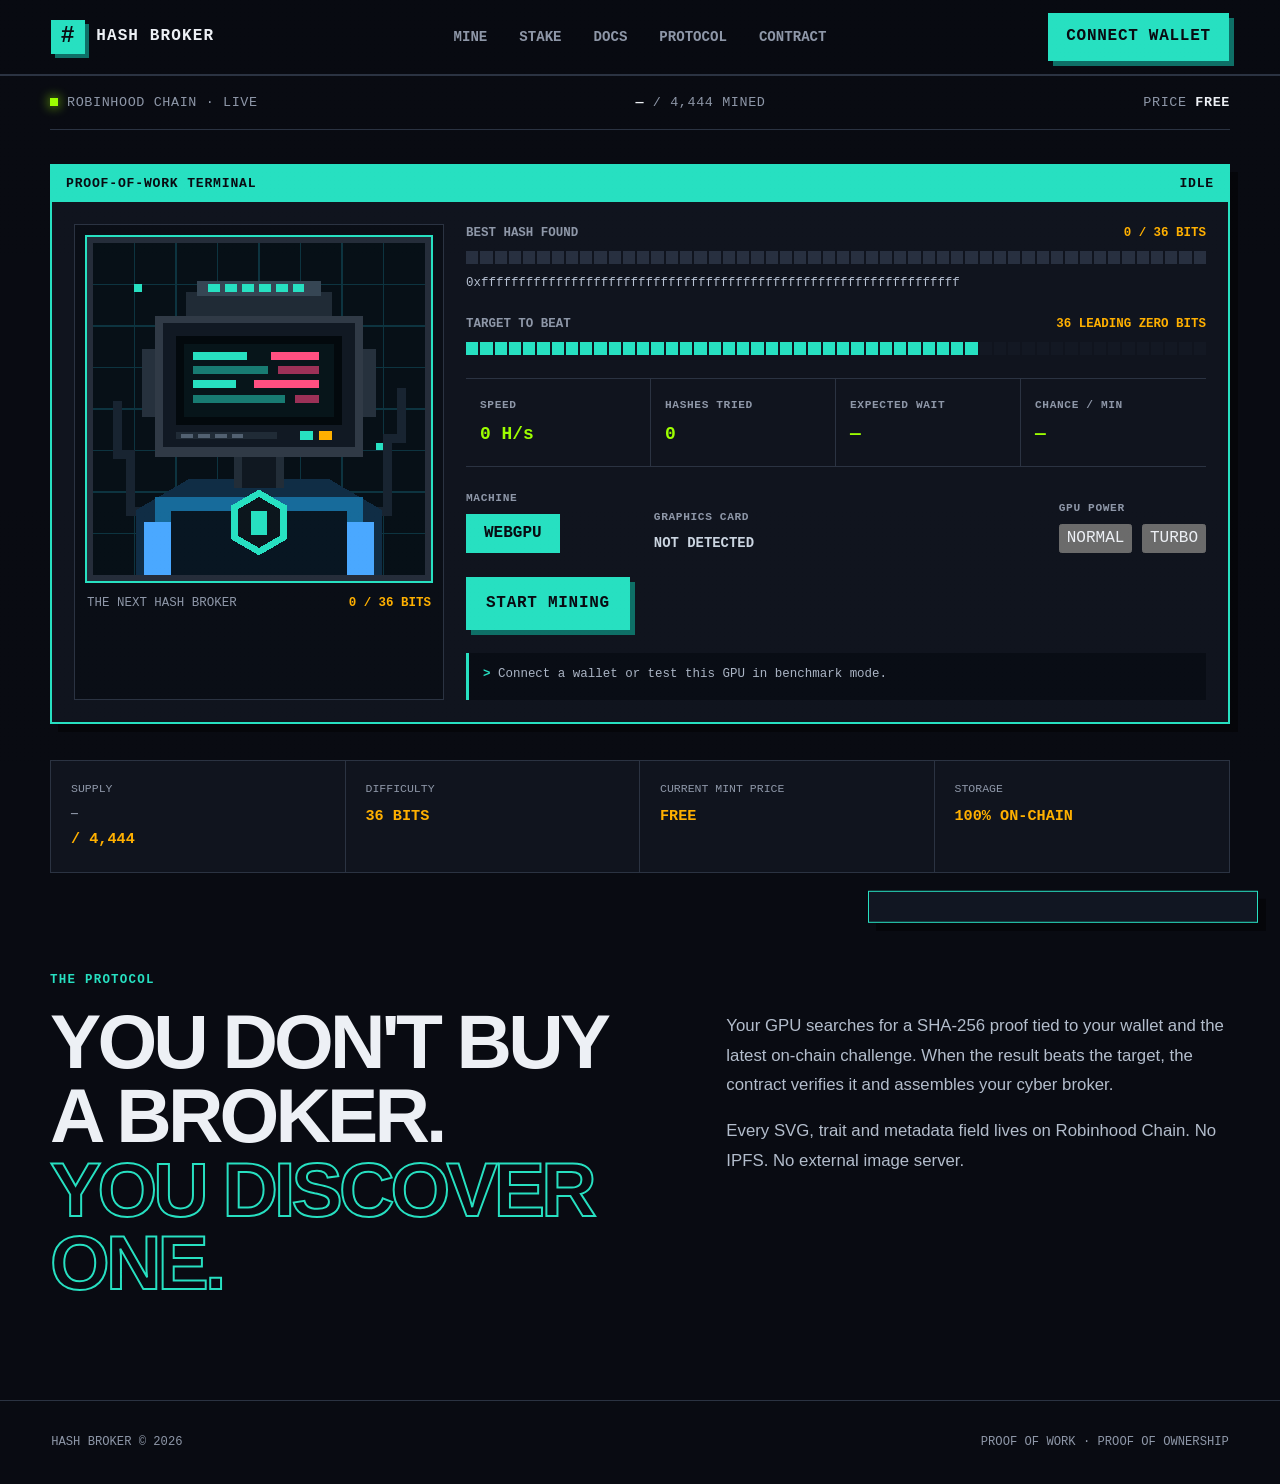
<file: index.html>
<!doctype html>
<html lang="en">
  <head>
    <meta charset="UTF-8" />
    <meta name="viewport" content="width=device-width, initial-scale=1.0" />
    <meta name="theme-color" content="#090b12" />
    <meta name="description" content="Mine Hash Broker — 4,444 fully on-chain proof-of-work cyber brokers on Robinhood Chain." />
    <title>Hash Broker — Mine On-Chain</title>
    <link rel="icon" type="image/svg+xml" href="data:image/svg+xml,%3Csvg xmlns='http://www.w3.org/2000/svg' viewBox='0 0 32 32' shape-rendering='crispEdges'%3E%3Crect width='32' height='32' fill='%2305080d'/%3E%3Cpath d='M5 7h22v5H5zm3 5h16v13H8z' fill='%2327e0c1'/%3E%3Cpath d='M11 15h3v3h-3zm7 0h3v3h-3zm-5 6h6v2h-6z' fill='%2303090d'/%3E%3C/svg%3E" />
    <link rel="stylesheet" href="./style.css" />
  </head>
  <body>
    <div class="noise" aria-hidden="true"></div>
    <header class="topbar">
      <a class="brand" href="/#miner" aria-label="Hash Broker home">
        <span class="brand-mark" aria-hidden="true">#</span>
        <span>HASH BROKER</span>
      </a>
      <nav aria-label="Primary navigation">
        <a class="active" href="/#miner" aria-current="page">MINE</a>
        <a href="/stake">STAKE</a>
        <a href="/docs">DOCS</a>
        <a href="/#protocol">PROTOCOL</a>
        <a id="explorerLink" href="#" target="_blank" rel="noreferrer">CONTRACT</a>
      </nav>
      <button class="wallet-button" id="connectButton" type="button">CONNECT WALLET</button>
    </header>

    <main>
      <section class="ticker" aria-label="Collection status">
        <div><span class="status-dot"></span><span id="networkStatus">ROBINHOOD CHAIN</span></div>
        <div><strong id="mintedTop">0</strong> / 4,444 MINED</div>
        <div>PRICE <strong id="mintPriceTop">FREE</strong></div>
      </section>

      <section class="miner-shell" id="miner">
        <div class="section-label"><span>PROOF-OF-WORK TERMINAL</span><span id="runState">IDLE</span></div>

        <div class="miner-grid">
          <article class="portrait-panel" aria-label="Current Hash Broker preview">
            <div class="portrait-frame" id="portrait" aria-hidden="true">
              <svg viewBox="0 0 512 512" shape-rendering="crispEdges" role="img" aria-label="Cyber-terminal Hash Broker">
                <rect width="512" height="512" fill="#071017"/>
                <path d="M0 64H512M0 128H512M0 192H512M0 256H512M0 320H512M0 384H512M0 448H512M64 0V512M128 0V512M192 0V512M256 0V512M320 0V512M384 0V512M448 0V512" stroke="#0d3440" stroke-width="3"/>
                <rect x="64" y="64" width="12" height="12" fill="#27e0c1"/>
                <rect x="436" y="308" width="12" height="12" fill="#27e0c1"/>
                <path d="M92 414H58V326H38V244M420 414H454V302H476V224" fill="none" stroke="#182431" stroke-width="14"/>
                <path d="M66 512V412L148 364H364L446 412V512Z" fill="#102d45"/>
                <rect x="96" y="392" width="320" height="120" fill="#176b9b"/>
                <rect x="120" y="414" width="272" height="98" fill="#081622"/>
                <rect x="78" y="430" width="42" height="82" fill="#4aa8ff"/>
                <rect x="392" y="430" width="42" height="82" fill="#4aa8ff"/>
                <rect x="218" y="322" width="76" height="56" fill="#222d38"/>
                <rect x="230" y="330" width="52" height="48" fill="#101821"/>
                <rect x="96" y="112" width="320" height="218" fill="#303a46"/>
                <rect x="108" y="124" width="296" height="190" fill="#111923"/>
                <rect x="76" y="164" width="20" height="104" fill="#26313d"/>
                <rect x="416" y="164" width="20" height="104" fill="#26313d"/>
                <rect x="128" y="144" width="256" height="136" fill="#03090d"/>
                <rect x="140" y="156" width="232" height="112" fill="#07151a"/>
                <rect x="154" y="168" width="84" height="12" fill="#27e0c1"/>
                <rect x="274" y="168" width="74" height="12" fill="#ff4f81"/>
                <rect x="154" y="190" width="116" height="12" fill="#187b72"/>
                <rect x="286" y="190" width="62" height="12" fill="#9b3157"/>
                <rect x="154" y="212" width="66" height="12" fill="#27e0c1"/>
                <rect x="248" y="212" width="100" height="12" fill="#ff4f81"/>
                <rect x="154" y="234" width="142" height="12" fill="#187b72"/>
                <rect x="312" y="234" width="36" height="12" fill="#9b3157"/>
                <rect x="128" y="292" width="156" height="10" fill="#202b36"/>
                <path d="M136 297H232" stroke="#526171" stroke-width="6" stroke-dasharray="18 8"/>
                <rect x="320" y="290" width="20" height="14" fill="#27e0c1"/>
                <rect x="348" y="290" width="20" height="14" fill="#ffb000"/>
                <rect x="144" y="76" width="224" height="36" fill="#202b36"/>
                <rect x="160" y="58" width="192" height="24" fill="#364654"/>
                <path d="M178 70H326" stroke="#27e0c1" stroke-width="12" stroke-dasharray="18 8"/>
                <path d="M218 408L256 386L294 408V454L256 476L218 454Z" fill="#0c161d" stroke="#27e0c1" stroke-width="10"/>
                <rect x="244" y="414" width="24" height="36" fill="#27e0c1"/>
              </svg>
            </div>
            <div class="portrait-caption">
              <span>THE NEXT HASH BROKER</span>
              <strong id="candidateBits">0 / 36 BITS</strong>
            </div>
          </article>

          <section class="console-panel" aria-label="Mining controls">
            <div class="hash-block">
              <div class="label-row"><span>BEST HASH FOUND</span><span id="bestBits">0 / 36 BITS</span></div>
              <div class="bit-meter" id="bitMeter" aria-label="Leading zero bits"></div>
              <code id="bestHash">0xffffffffffffffffffffffffffffffffffffffffffffffffffffffffffffffff</code>
            </div>

            <div class="target-block">
              <div class="label-row"><span>TARGET TO BEAT</span><span id="targetBits">36 LEADING ZERO BITS</span></div>
              <div class="target-meter" id="targetMeter"></div>
            </div>

            <div class="metrics">
              <div><span>SPEED</span><strong id="hashrate">0 H/s</strong></div>
              <div><span>HASHES TRIED</span><strong id="hashesTried">0</strong></div>
              <div><span>EXPECTED WAIT</span><strong id="expectedWait">—</strong></div>
              <div><span>CHANCE / MIN</span><strong id="chanceMinute">—</strong></div>
            </div>

            <div class="machine-row">
              <div>
                <span class="micro-label">MACHINE</span>
                <strong class="gpu-pill">WEBGPU</strong>
              </div>
              <div class="gpu-name">
                <span class="micro-label">GRAPHICS CARD</span>
                <strong id="gpuName">NOT DETECTED</strong>
              </div>
              <div class="mode-control">
                <span class="micro-label">GPU POWER</span>
                <div class="mode-buttons" role="group" aria-label="GPU mining power">
                  <button class="mode-button active" id="normalMode" type="button" aria-pressed="true">NORMAL</button>
                  <button class="mode-button" id="turboMode" type="button" aria-pressed="false">TURBO</button>
                </div>
              </div>
              <button class="mine-button" id="mineButton" type="button">START MINING</button>
            </div>

            <div class="terminal-log" id="terminalLog" aria-live="polite">
              <span>&gt;</span> Connect a wallet or test this GPU in benchmark mode.
            </div>
          </section>
        </div>
      </section>

      <section class="stats-strip" aria-label="Mining statistics">
        <div><span>SUPPLY</span><strong><span id="mintedCount">0</span> / 4,444</strong></div>
        <div><span>DIFFICULTY</span><strong id="difficultyStat">36 BITS</strong></div>
        <div><span>CURRENT MINT PRICE</span><strong id="mintPriceStat">FREE</strong></div>
        <div><span>STORAGE</span><strong>100% ON-CHAIN</strong></div>
      </section>

      <section class="protocol" id="protocol">
        <div>
          <p class="eyebrow">THE PROTOCOL</p>
          <h1>YOU DON'T BUY A BROKER.<br /><span>YOU DISCOVER ONE.</span></h1>
        </div>
        <div class="protocol-copy">
          <p>Your GPU searches for a SHA-256 proof tied to your wallet and the latest on-chain challenge. When the result beats the target, the contract verifies it and assembles your cyber broker.</p>
          <p>Every SVG, trait and metadata field lives on Robinhood Chain. No IPFS. No external image server.</p>
        </div>
      </section>
    </main>

    <footer>
      <span>HASH BROKER © 2026</span>
      <span>PROOF OF WORK · PROOF OF OWNERSHIP</span>
    </footer>

    <div class="toast" id="toast" role="status" aria-live="polite"></div>
    <script src="./config.js"></script>
    <script type="module" src="./wallet-appkit.js"></script>
    <script type="module" src="./app.js?v=20260912-6"></script>
  </body>
</html>
</file>
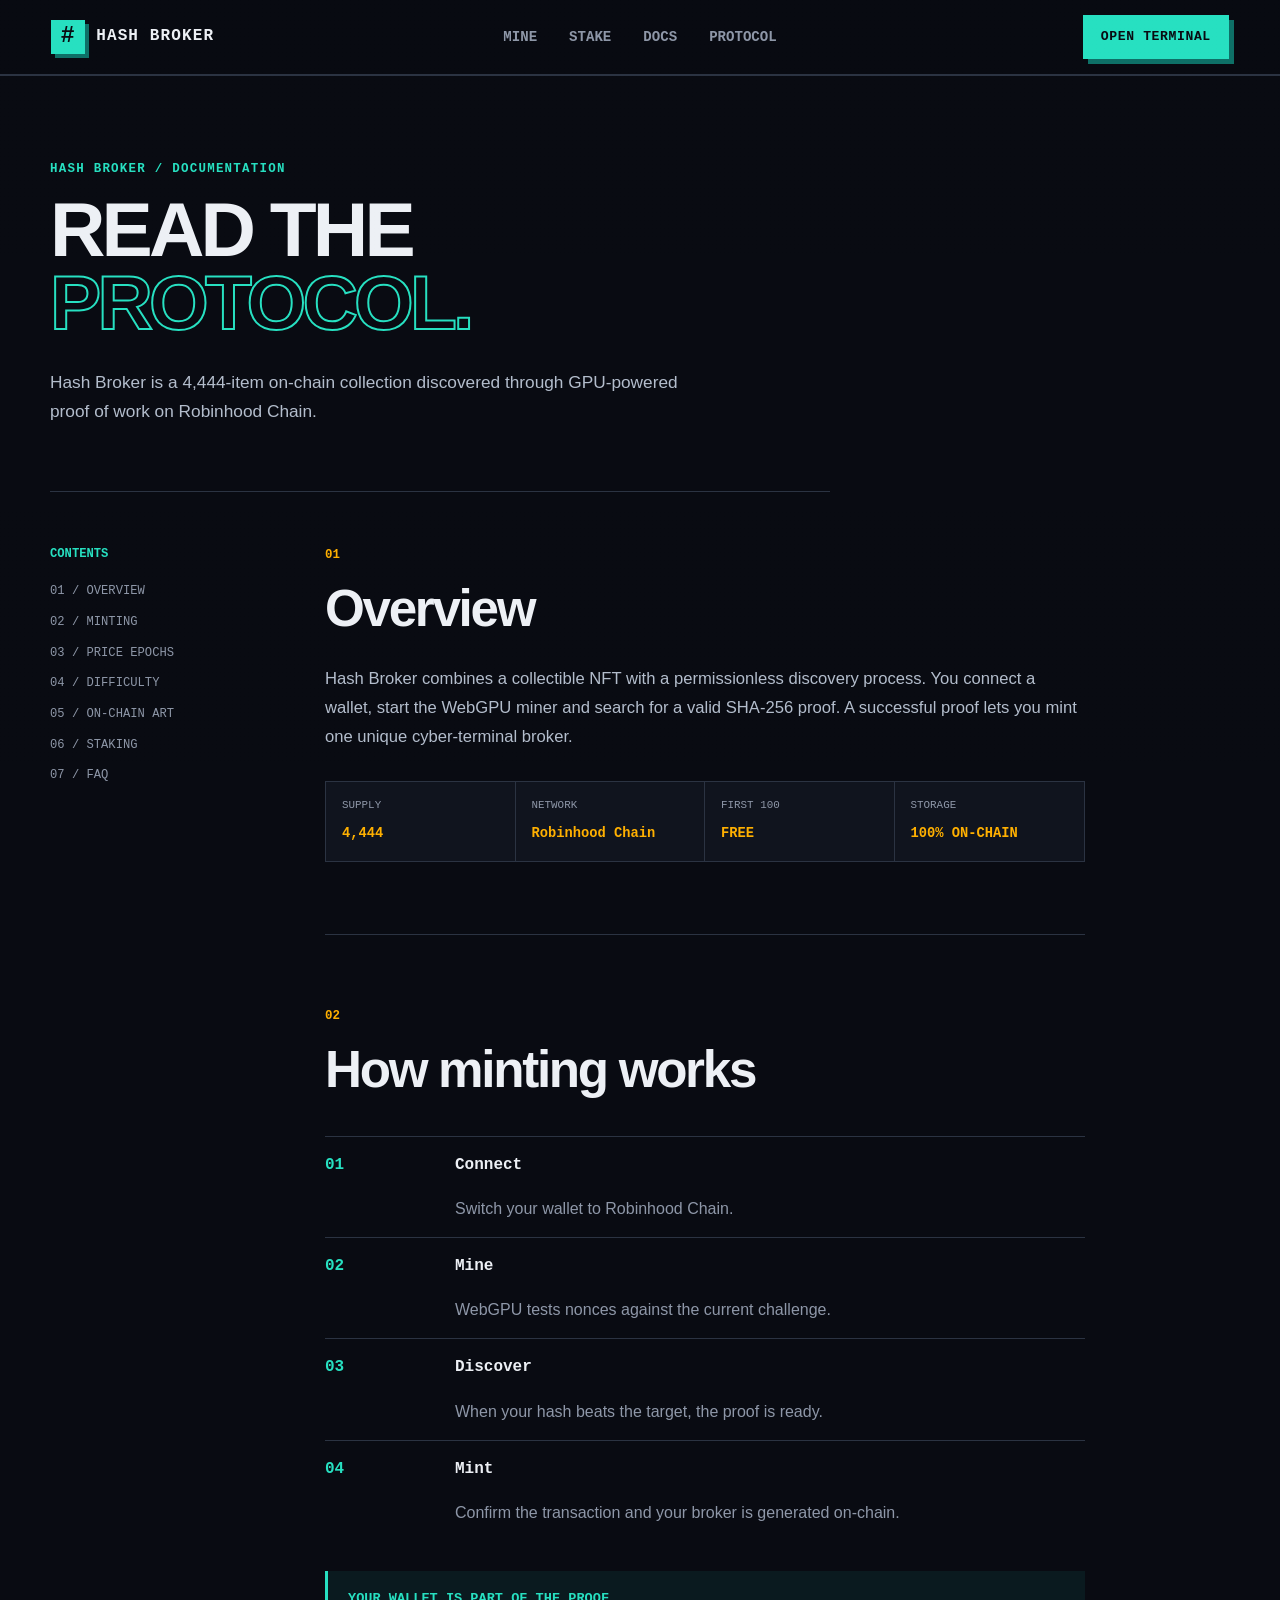
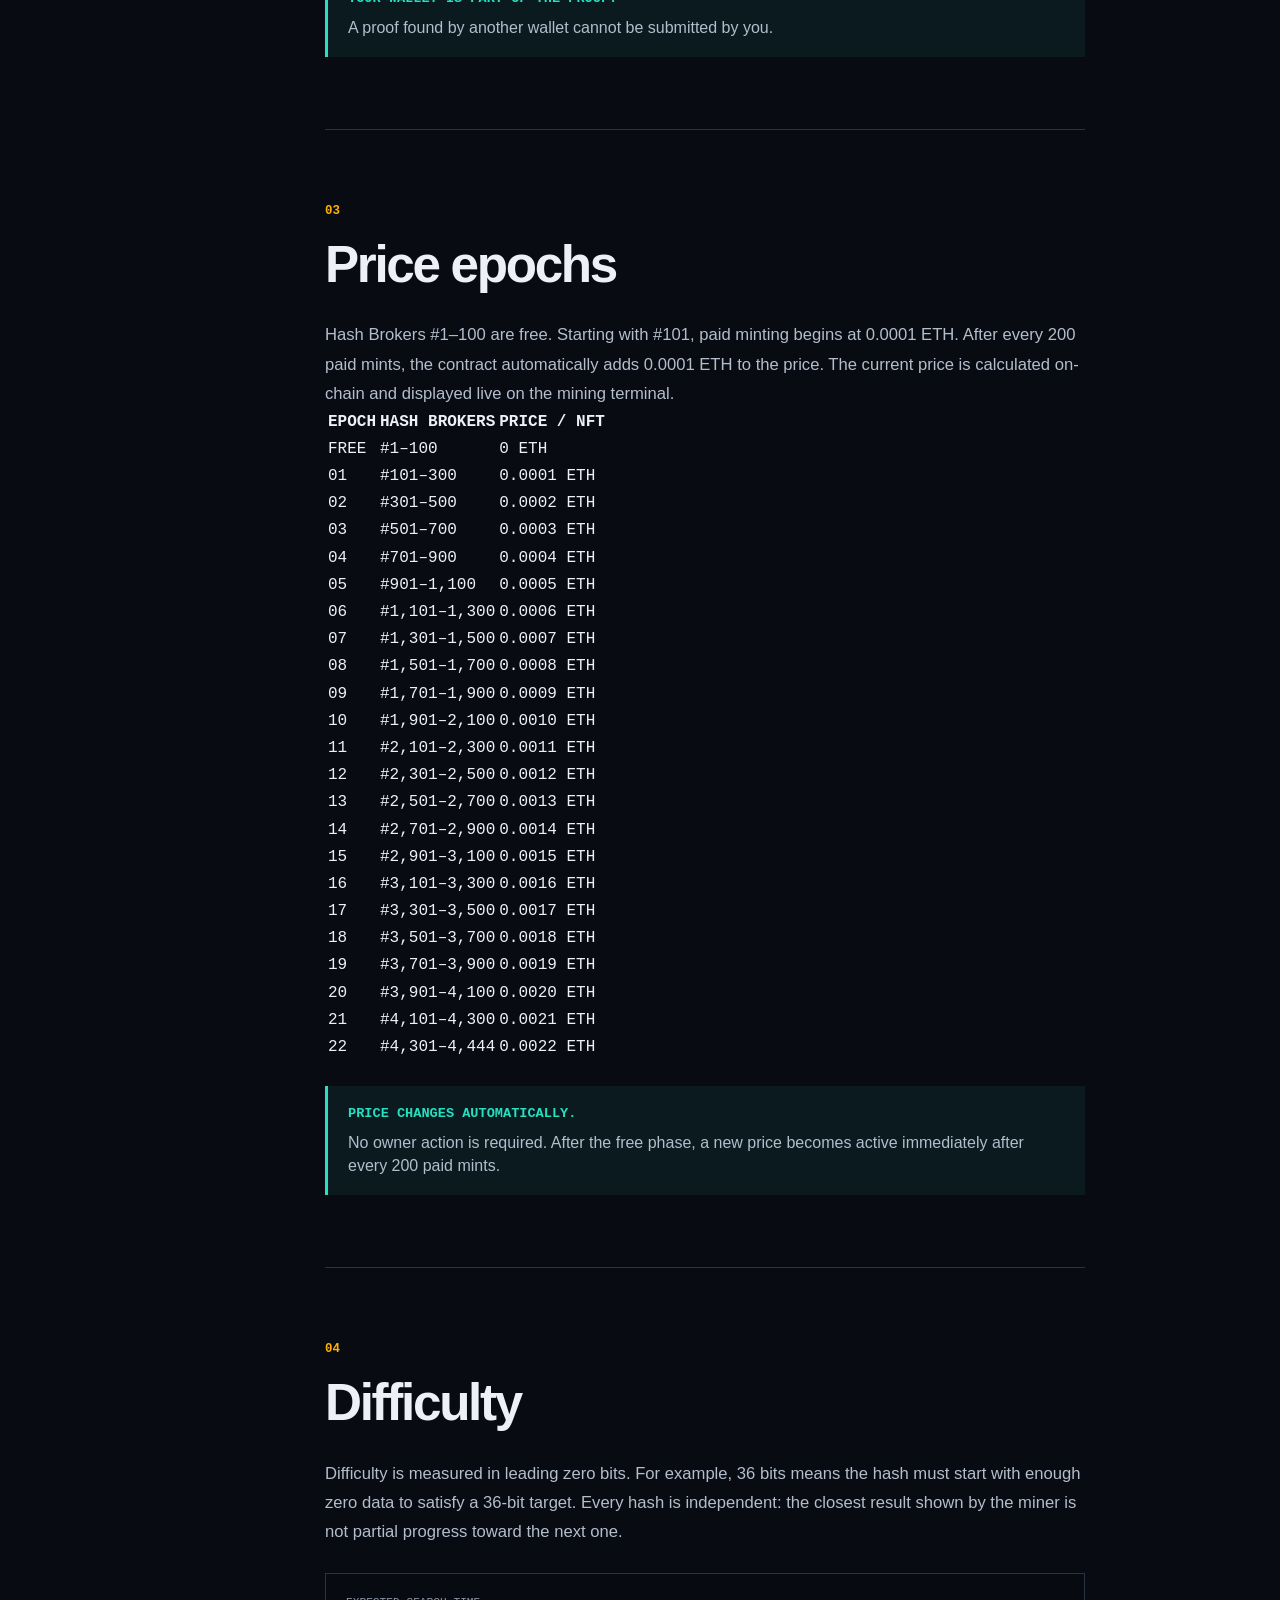
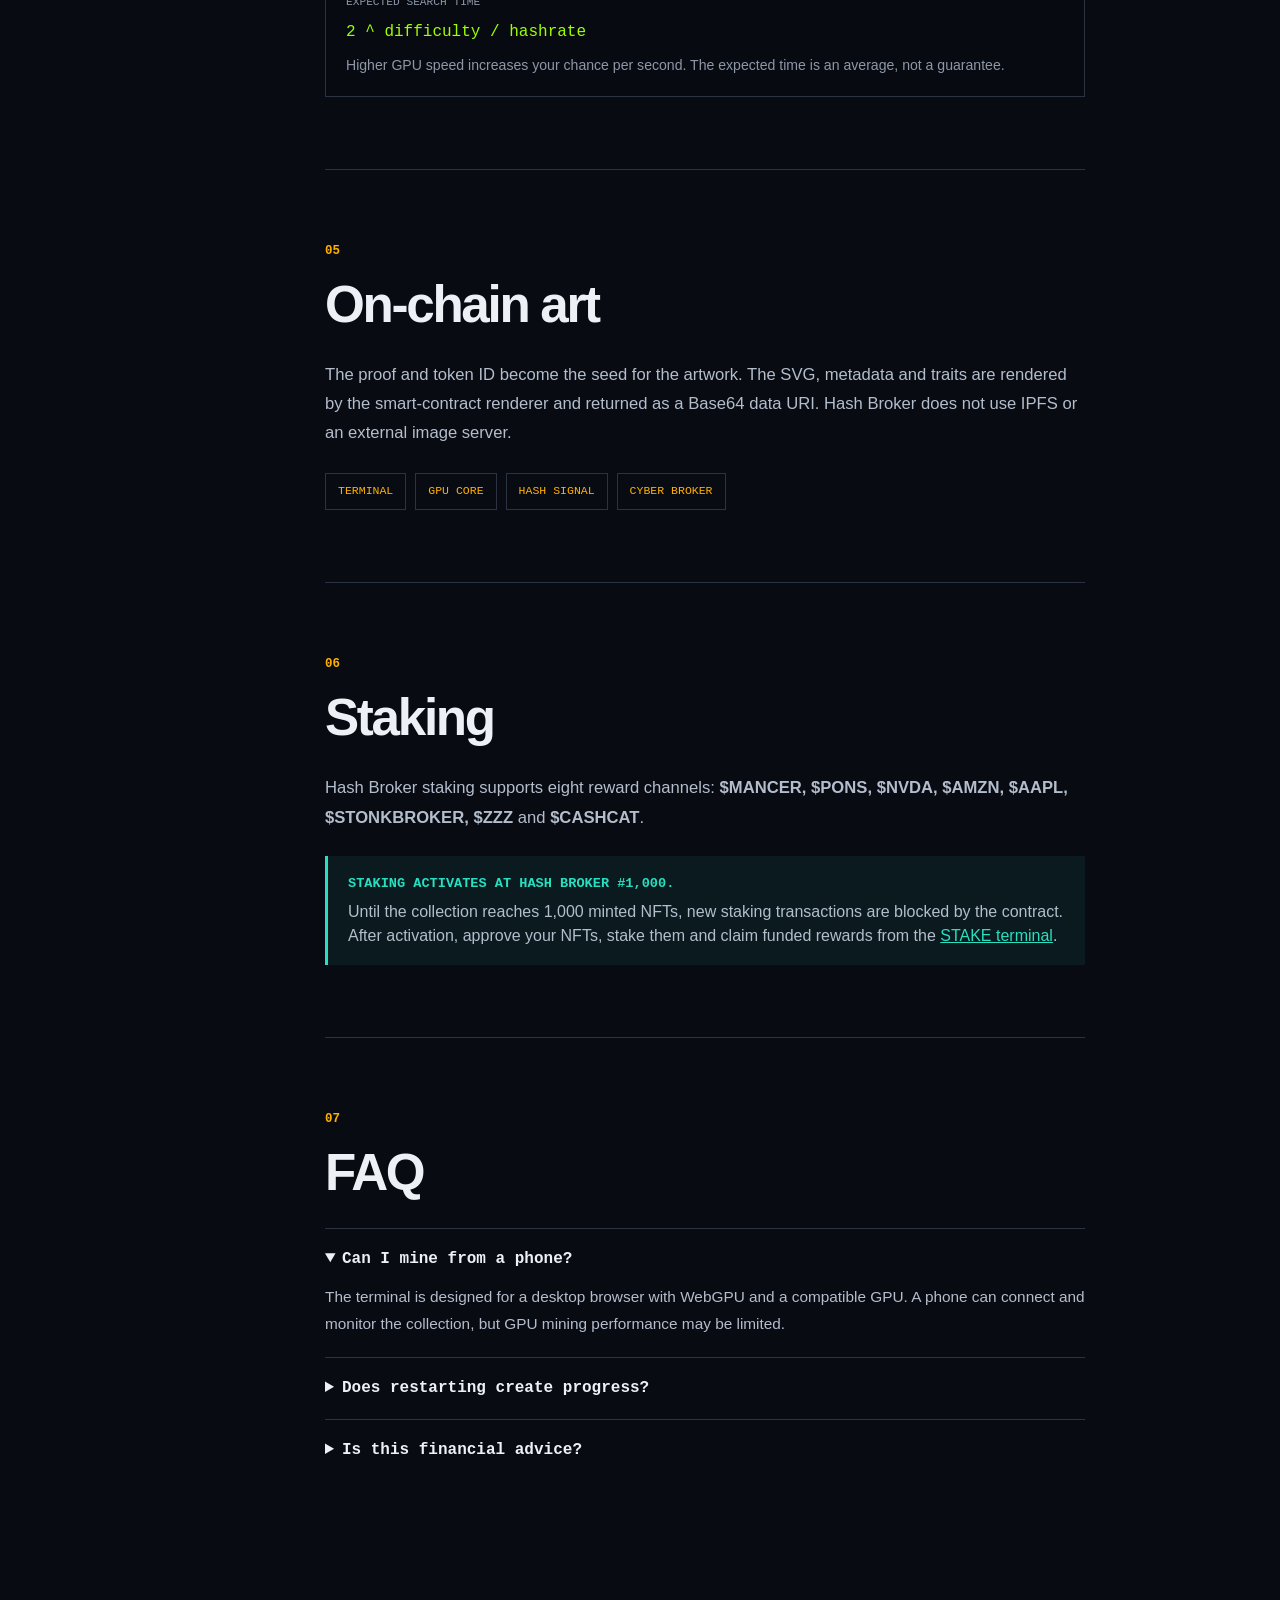
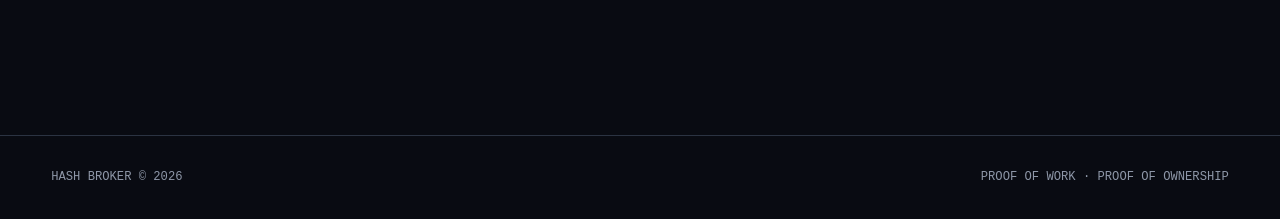
<file: docs.html>
<!doctype html>
<html lang="en">
  <head>
    <meta charset="UTF-8" />
    <meta name="viewport" content="width=device-width, initial-scale=1.0" />
    <meta name="theme-color" content="#090b12" />
    <meta name="description" content="Hash Broker documentation: proof-of-work minting, on-chain art and staking." />
    <title>Hash Broker — Docs</title>
    <link rel="icon" type="image/svg+xml" href="data:image/svg+xml,%3Csvg xmlns='http://www.w3.org/2000/svg' viewBox='0 0 32 32' shape-rendering='crispEdges'%3E%3Crect width='32' height='32' fill='%2305080d'/%3E%3Cpath d='M5 7h22v5H5zm3 5h16v13H8z' fill='%2327e0c1'/%3E%3Cpath d='M11 15h3v3h-3zm7 0h3v3h-3zm-5 6h6v2h-6z' fill='%2303090d'/%3E%3C/svg%3E" />
    <link rel="stylesheet" href="./style.css?v=20260912-4" />
  </head>
  <body class="docs-page">
    <div class="noise" aria-hidden="true"></div>
    <header class="topbar">
      <a class="brand" href="/#miner" aria-label="Hash Broker home">
        <span class="brand-mark" aria-hidden="true">#</span>
        <span>HASH BROKER</span>
      </a>
      <nav aria-label="Primary navigation">
        <a href="/#miner">MINE</a>
        <a href="/stake">STAKE</a>
        <a class="active" href="/docs" aria-current="page">DOCS</a>
        <a href="/#protocol">PROTOCOL</a>
      </nav>
      <a class="wallet-button docs-contract" href="/#miner">OPEN TERMINAL</a>
    </header>

    <main class="docs-main">
      <div class="docs-heading">
        <p class="eyebrow">HASH BROKER / DOCUMENTATION</p>
        <h1>READ THE<br /><span>PROTOCOL.</span></h1>
        <p class="docs-intro">Hash Broker is a 4,444-item on-chain collection discovered through GPU-powered proof of work on Robinhood Chain.</p>
      </div>

      <div class="docs-layout">
        <aside class="docs-index" aria-label="Documentation sections">
          <span>CONTENTS</span>
          <a href="#overview">01 / OVERVIEW</a>
          <a href="#minting">02 / MINTING</a>
          <a href="#pricing">03 / PRICE EPOCHS</a>
          <a href="#difficulty">04 / DIFFICULTY</a>
          <a href="#art">05 / ON-CHAIN ART</a>
          <a href="#staking">06 / STAKING</a>
          <a href="#faq">07 / FAQ</a>
        </aside>

        <div class="docs-content">
          <section class="docs-section" id="overview">
            <p class="docs-number">01</p>
            <h2>Overview</h2>
            <p>Hash Broker combines a collectible NFT with a permissionless discovery process. You connect a wallet, start the WebGPU miner and search for a valid SHA-256 proof. A successful proof lets you mint one unique cyber-terminal broker.</p>
            <div class="docs-facts"><div><span>SUPPLY</span><strong>4,444</strong></div><div><span>NETWORK</span><strong>Robinhood Chain</strong></div><div><span>FIRST 100</span><strong>FREE</strong></div><div><span>STORAGE</span><strong>100% ON-CHAIN</strong></div></div>
          </section>

          <section class="docs-section" id="minting">
            <p class="docs-number">02</p>
            <h2>How minting works</h2>
            <ol class="docs-steps"><li><strong>Connect</strong><span>Switch your wallet to Robinhood Chain.</span></li><li><strong>Mine</strong><span>WebGPU tests nonces against the current challenge.</span></li><li><strong>Discover</strong><span>When your hash beats the target, the proof is ready.</span></li><li><strong>Mint</strong><span>Confirm the transaction and your broker is generated on-chain.</span></li></ol>
            <div class="docs-callout"><strong>YOUR WALLET IS PART OF THE PROOF.</strong><span>A proof found by another wallet cannot be submitted by you.</span></div>
          </section>

          <section class="docs-section" id="pricing">
            <p class="docs-number">03</p>
            <h2>Price epochs</h2>
            <p>Hash Brokers #1–100 are free. Starting with #101, paid minting begins at 0.0001 ETH. After every 200 paid mints, the contract automatically adds 0.0001 ETH to the price. The current price is calculated on-chain and displayed live on the mining terminal.</p>
            <div class="epoch-table-wrap">
              <table class="epoch-table">
                <thead><tr><th>EPOCH</th><th>HASH BROKERS</th><th>PRICE / NFT</th></tr></thead>
                <tbody>
                  <tr><td>FREE</td><td>#1–100</td><td>0 ETH</td></tr>
                  <tr><td>01</td><td>#101–300</td><td>0.0001 ETH</td></tr>
                  <tr><td>02</td><td>#301–500</td><td>0.0002 ETH</td></tr>
                  <tr><td>03</td><td>#501–700</td><td>0.0003 ETH</td></tr>
                  <tr><td>04</td><td>#701–900</td><td>0.0004 ETH</td></tr>
                  <tr><td>05</td><td>#901–1,100</td><td>0.0005 ETH</td></tr>
                  <tr><td>06</td><td>#1,101–1,300</td><td>0.0006 ETH</td></tr>
                  <tr><td>07</td><td>#1,301–1,500</td><td>0.0007 ETH</td></tr>
                  <tr><td>08</td><td>#1,501–1,700</td><td>0.0008 ETH</td></tr>
                  <tr><td>09</td><td>#1,701–1,900</td><td>0.0009 ETH</td></tr>
                  <tr><td>10</td><td>#1,901–2,100</td><td>0.0010 ETH</td></tr>
                  <tr><td>11</td><td>#2,101–2,300</td><td>0.0011 ETH</td></tr>
                  <tr><td>12</td><td>#2,301–2,500</td><td>0.0012 ETH</td></tr>
                  <tr><td>13</td><td>#2,501–2,700</td><td>0.0013 ETH</td></tr>
                  <tr><td>14</td><td>#2,701–2,900</td><td>0.0014 ETH</td></tr>
                  <tr><td>15</td><td>#2,901–3,100</td><td>0.0015 ETH</td></tr>
                  <tr><td>16</td><td>#3,101–3,300</td><td>0.0016 ETH</td></tr>
                  <tr><td>17</td><td>#3,301–3,500</td><td>0.0017 ETH</td></tr>
                  <tr><td>18</td><td>#3,501–3,700</td><td>0.0018 ETH</td></tr>
                  <tr><td>19</td><td>#3,701–3,900</td><td>0.0019 ETH</td></tr>
                  <tr><td>20</td><td>#3,901–4,100</td><td>0.0020 ETH</td></tr>
                  <tr><td>21</td><td>#4,101–4,300</td><td>0.0021 ETH</td></tr>
                  <tr><td>22</td><td>#4,301–4,444</td><td>0.0022 ETH</td></tr>
                </tbody>
                
              </table>
            </div>
            <div class="docs-callout"><strong>PRICE CHANGES AUTOMATICALLY.</strong><span>No owner action is required. After the free phase, a new price becomes active immediately after every 200 paid mints.</span></div>
          </section>

          <section class="docs-section" id="difficulty">
            <p class="docs-number">04</p>
            <h2>Difficulty</h2>
            <p>Difficulty is measured in leading zero bits. For example, 36 bits means the hash must start with enough zero data to satisfy a 36-bit target. Every hash is independent: the closest result shown by the miner is not partial progress toward the next one.</p>
            <div class="code-panel"><span>EXPECTED SEARCH TIME</span><code>2 ^ difficulty / hashrate</code><small>Higher GPU speed increases your chance per second. The expected time is an average, not a guarantee.</small></div>
          </section>

          <section class="docs-section" id="art">
            <p class="docs-number">05</p>
            <h2>On-chain art</h2>
            <p>The proof and token ID become the seed for the artwork. The SVG, metadata and traits are rendered by the smart-contract renderer and returned as a Base64 data URI. Hash Broker does not use IPFS or an external image server.</p>
            <div class="trait-line"><span>TERMINAL</span><span>GPU CORE</span><span>HASH SIGNAL</span><span>CYBER BROKER</span></div>
          </section>

          <section class="docs-section" id="staking">
            <p class="docs-number">06</p>
            <h2>Staking</h2>
            <p>Hash Broker staking supports eight reward channels: <strong>$MANCER, $PONS, $NVDA, $AMZN, $AAPL, $STONKBROKER, $ZZZ</strong> and <strong>$CASHCAT</strong>.</p>
            <div class="docs-callout launch"><strong>STAKING ACTIVATES AT HASH BROKER #1,000.</strong><span>Until the collection reaches 1,000 minted NFTs, new staking transactions are blocked by the contract. After activation, approve your NFTs, stake them and claim funded rewards from the <a href="/stake">STAKE terminal</a>.</span></div>
          </section>

          <section class="docs-section" id="faq">
            <p class="docs-number">07</p>
            <h2>FAQ</h2>
            <details open><summary>Can I mine from a phone?</summary><p>The terminal is designed for a desktop browser with WebGPU and a compatible GPU. A phone can connect and monitor the collection, but GPU mining performance may be limited.</p></details>
            <details><summary>Does restarting create progress?</summary><p>No. Hashes do not accumulate. Restarting only stops the search temporarily; it does not improve or reduce the target.</p></details>
            <details><summary>Is this financial advice?</summary><p>No. Hash Broker is a collectible experiment. Minting, trading and reward tokens involve risk. Never share your seed phrase or private key.</p></details>
          </section>
        </div>
      </div>
    </main>

    <footer><span>HASH BROKER © 2026</span><span>PROOF OF WORK · PROOF OF OWNERSHIP</span></footer>
  </body>
</html>
</file>
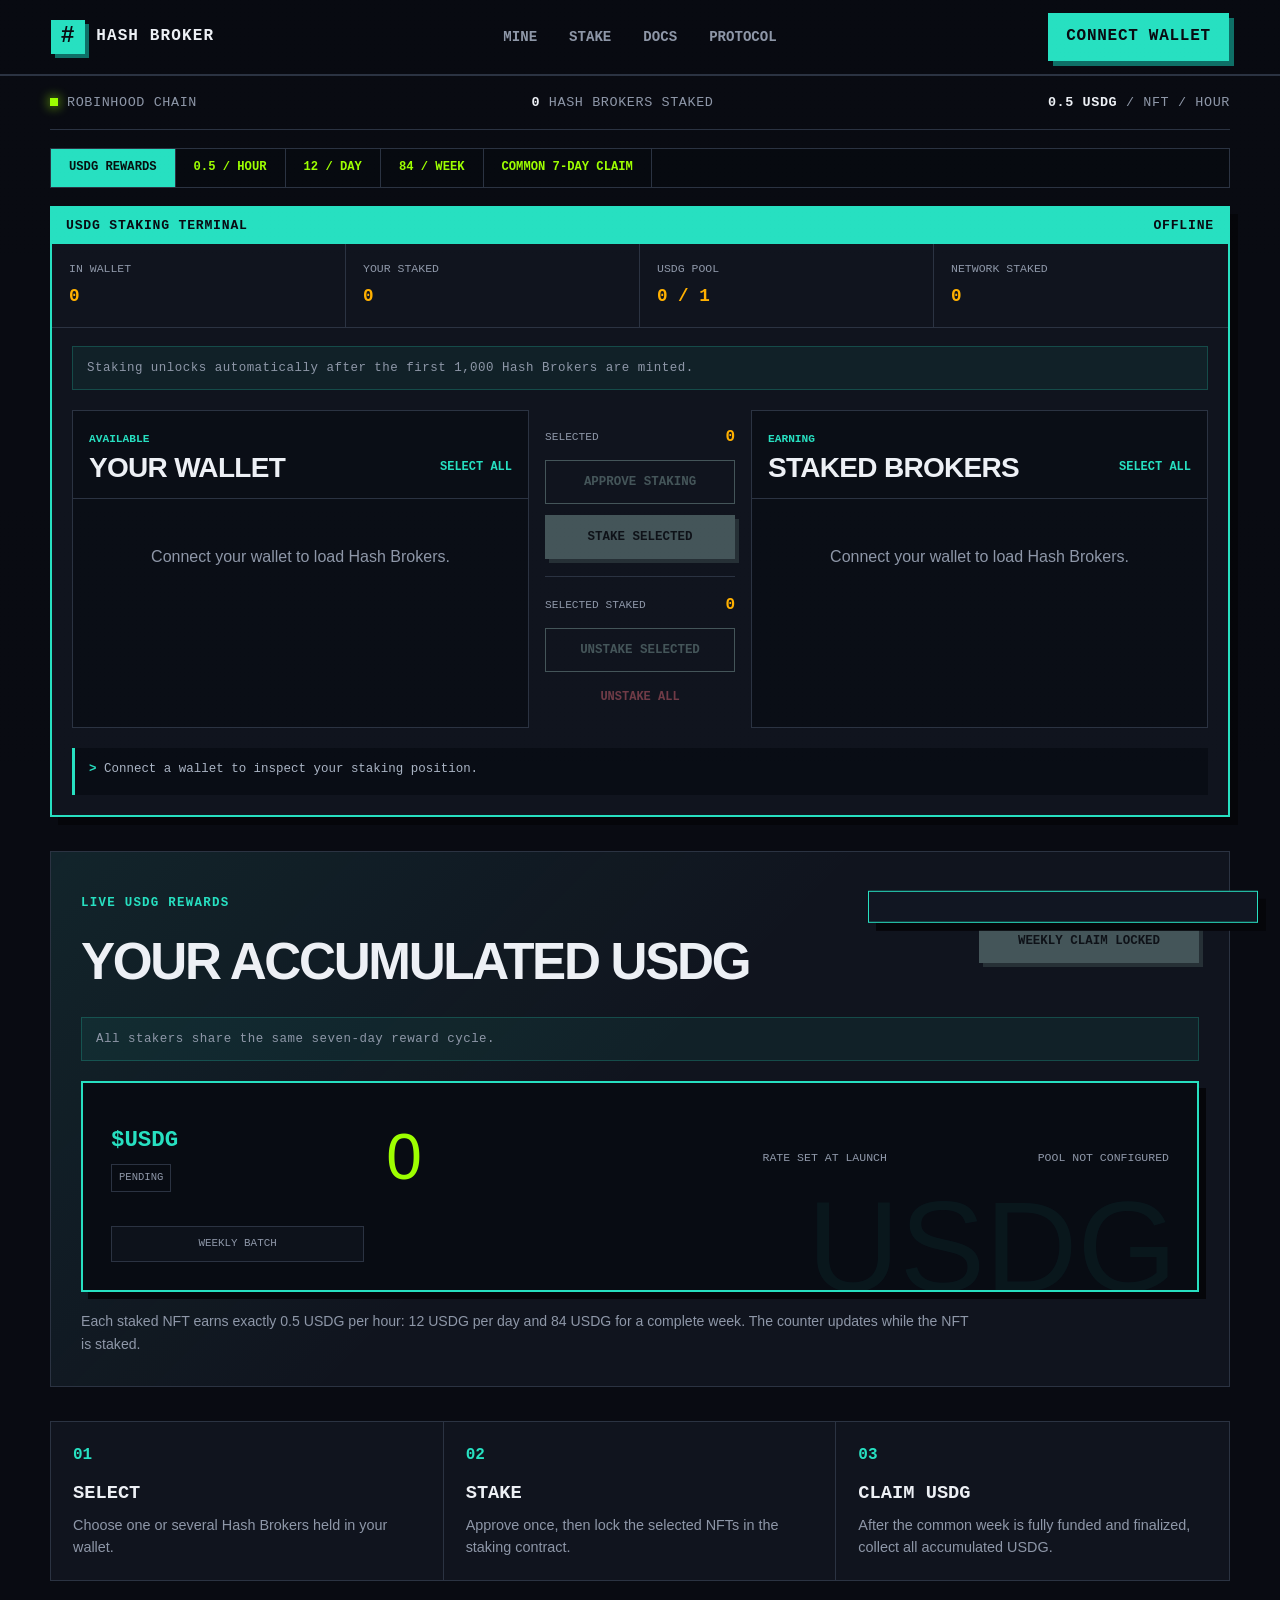
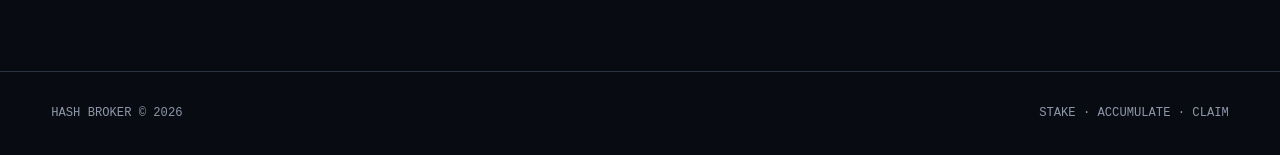
<file: stake.html>
<!doctype html>
<html lang="en">
  <head>
    <meta charset="UTF-8" />
    <meta name="viewport" content="width=device-width, initial-scale=1.0" />
    <meta name="theme-color" content="#090b12" />
    <meta name="description" content="Stake Hash Broker NFTs and monitor multi-token rewards on Robinhood Chain." />
    <title>Hash Broker — Staking Terminal</title>
    <link rel="icon" type="image/svg+xml" href="data:image/svg+xml,%3Csvg xmlns='http://www.w3.org/2000/svg' viewBox='0 0 32 32' shape-rendering='crispEdges'%3E%3Crect width='32' height='32' fill='%2305080d'/%3E%3Cpath d='M5 7h22v5H5zm3 5h16v13H8z' fill='%2327e0c1'/%3E%3Cpath d='M11 15h3v3h-3zm7 0h3v3h-3zm-5 6h6v2h-6z' fill='%2303090d'/%3E%3C/svg%3E" />
    <link rel="stylesheet" href="./style.css" />
  </head>
  <body class="stake-page">
    <div class="noise" aria-hidden="true"></div>
    <header class="topbar">
      <a class="brand" href="./index.html#miner" aria-label="Hash Broker home">
        <span class="brand-mark" aria-hidden="true">#</span>
        <span>HASH BROKER</span>
      </a>
      <nav aria-label="Primary navigation">
        <a href="./index.html#miner">MINE</a>
        <a class="active" href="./stake.html" aria-current="page">STAKE</a>
        <a href="./docs.html">DOCS</a>
        <a href="./index.html#protocol">PROTOCOL</a>
      </nav>
      <button class="wallet-button" id="connectButton" type="button">CONNECT WALLET</button>
    </header>

    <main class="stake-main">
      <section class="ticker" aria-label="Staking status">
        <div><span class="status-dot" id="stakingDot"></span><span id="stakingStatus">PRE-LAUNCH</span></div>
        <div><strong id="totalStakedTop">0</strong> HASH BROKERS STAKED</div>
        <div><strong>0.5 USDG</strong> / NFT / HOUR</div>
      </section>

      <div class="reward-rail" aria-label="USDG staking rate">
        <span>USDG REWARDS</span><span>0.5 / HOUR</span><span>12 / DAY</span>
        <span>84 / WEEK</span><span>COMMON 7-DAY CLAIM</span>
      </div>

      <section class="staking-shell" aria-labelledby="stakingHeading">
        <div class="section-label">
          <span id="stakingHeading">USDG STAKING TERMINAL</span>
          <span id="terminalState">OFFLINE</span>
        </div>

        <div class="stake-summary" aria-label="Account staking summary">
          <div><span>IN WALLET</span><strong id="walletCount">0</strong></div>
          <div><span>YOUR STAKED</span><strong id="userStakedCount">0</strong></div>
          <div><span>USDG POOL</span><strong id="activePools">0 / 1</strong></div>
          <div><span>NETWORK STAKED</span><strong id="networkStaked">0</strong></div>
        </div>

        <p class="activation-note" id="activationNote">Staking unlocks automatically after the first 1,000 Hash Brokers are minted.</p>

        <div class="stake-workspace">
          <article class="asset-panel" aria-labelledby="walletAssetsHeading">
            <div class="panel-heading">
              <div>
                <span class="panel-kicker">AVAILABLE</span>
                <h1 id="walletAssetsHeading">YOUR WALLET</h1>
              </div>
              <button class="text-button" id="selectOwnedAll" type="button">SELECT ALL</button>
            </div>
            <div class="broker-grid" id="ownedGrid">
              <p class="empty-state">Connect your wallet to load Hash Brokers.</p>
            </div>
          </article>

          <aside class="stake-actions" aria-label="Staking actions">
            <div class="selected-counter"><span>SELECTED</span><strong id="selectedOwned">0</strong></div>
            <button class="action-button secondary" id="approveButton" type="button" disabled>APPROVE STAKING</button>
            <button class="action-button" id="stakeButton" type="button" disabled>STAKE SELECTED</button>
            <div class="action-divider" aria-hidden="true"></div>
            <div class="selected-counter"><span>SELECTED STAKED</span><strong id="selectedStaked">0</strong></div>
            <button class="action-button secondary" id="unstakeButton" type="button" disabled>UNSTAKE SELECTED</button>
            <button class="text-button danger" id="unstakeAllButton" type="button" disabled>UNSTAKE ALL</button>
          </aside>

          <article class="asset-panel" aria-labelledby="stakedAssetsHeading">
            <div class="panel-heading">
              <div>
                <span class="panel-kicker">EARNING</span>
                <h1 id="stakedAssetsHeading">STAKED BROKERS</h1>
              </div>
              <button class="text-button" id="selectStakedAll" type="button">SELECT ALL</button>
            </div>
            <div class="broker-grid" id="stakedGrid">
              <p class="empty-state">No Hash Brokers are staked.</p>
            </div>
          </article>
        </div>

        <div class="terminal-log" id="stakingLog" aria-live="polite">
          <span>&gt;</span> Connect a wallet to inspect your staking position.
        </div>
      </section>

      <section class="rewards-shell" aria-labelledby="rewardsHeading">
        <div class="rewards-heading">
          <div>
            <p class="eyebrow">LIVE USDG REWARDS</p>
            <h2 id="rewardsHeading">YOUR ACCUMULATED USDG</h2>
          </div>
          <button class="action-button claim-button" id="claimAllButton" type="button" disabled>CLAIM ALL</button>
        </div>
        <p class="activation-note" id="claimSchedule">All stakers share the same seven-day reward cycle.</p>
        <div class="reward-grid" id="rewardGrid"></div>
        <p class="pool-note">Each staked NFT earns exactly 0.5 USDG per hour: 12 USDG per day and 84 USDG for a complete week. The counter updates while the NFT is staked.</p>
      </section>

      <section class="staking-rules" aria-label="How staking works">
        <article><span>01</span><h3>SELECT</h3><p>Choose one or several Hash Brokers held in your wallet.</p></article>
        <article><span>02</span><h3>STAKE</h3><p>Approve once, then lock the selected NFTs in the staking contract.</p></article>
        <article><span>03</span><h3>CLAIM USDG</h3><p>After the common week is fully funded and finalized, collect all accumulated USDG.</p></article>
      </section>
    </main>

    <footer>
      <span>HASH BROKER © 2026</span>
      <span>STAKE · ACCUMULATE · CLAIM</span>
    </footer>

    <div class="toast" id="toast" role="status" aria-live="polite"></div>
    <script src="./config.js"></script>
    <script type="module" src="./wallet-appkit.js"></script>
    <script type="module" src="./stake.js"></script>
  </body>
</html>
</file>
<file: style.css>
:root {
  color-scheme: dark;
  --bg: #090b12;
  --panel: #10141e;
  --panel-2: #151b28;
  --ink: #edf0f5;
  --muted: #8e97a8;
  --line: #2b3342;
  --purple: #27e0c1;
  --purple-dark: #0e7067;
  --gold: #ffb000;
  --green: #9dff00;
  --red: #ef4444;
  --shadow: 8px 8px 0 #05060a;
}

* { box-sizing: border-box; }

html { scroll-behavior: smooth; }

body {
  margin: 0;
  min-width: 320px;
  background: var(--bg);
  color: var(--ink);
  font-family: "Courier New", ui-monospace, monospace;
  font-size: 16px;
  line-height: 1.45;
}

button, a { font: inherit; }
button { color: inherit; }

.noise {
  position: fixed;
  inset: 0;
  pointer-events: none;
  opacity: .16;
  z-index: 20;
  background-image: repeating-linear-gradient(0deg, transparent 0 3px, rgba(255,255,255,.025) 3px 4px);
}

.topbar {
  min-height: 76px;
  padding: 0 clamp(20px, 4vw, 68px);
  border-bottom: 2px solid var(--line);
  display: grid;
  grid-template-columns: 1fr auto 1fr;
  align-items: center;
  gap: 24px;
  position: sticky;
  top: 0;
  z-index: 10;
  background: rgba(9, 11, 18, .94);
  backdrop-filter: blur(12px);
}

.brand {
  color: var(--ink);
  text-decoration: none;
  display: inline-flex;
  align-items: center;
  gap: 11px;
  font-weight: 900;
  letter-spacing: .07em;
}

.brand-mark {
  width: 34px;
  height: 34px;
  display: grid;
  place-items: center;
  color: #090b12;
  background: var(--purple);
  box-shadow: 4px 4px 0 var(--purple-dark);
  font-size: 23px;
}

nav { display: flex; gap: 32px; }
nav a { color: var(--muted); text-decoration: none; font-size: .88rem; font-weight: 700; }
nav a:hover, nav a:focus-visible { color: var(--purple); }

.wallet-button, .mine-button {
  border: 0;
  cursor: pointer;
  font-weight: 900;
  letter-spacing: .045em;
  background: var(--purple);
  color: #090b12;
  box-shadow: 5px 5px 0 var(--purple-dark);
  transition: transform .12s ease, box-shadow .12s ease;
}
.wallet-button { justify-self: end; padding: 12px 18px; }
.wallet-button:hover, .mine-button:hover { transform: translate(2px, 2px); box-shadow: 3px 3px 0 var(--purple-dark); }
.wallet-button:disabled, .mine-button:disabled { cursor: not-allowed; filter: grayscale(.8); opacity: .55; }

main { width: min(1180px, calc(100% - 36px)); margin: 0 auto; }

.ticker {
  min-height: 54px;
  display: flex;
  align-items: center;
  justify-content: space-between;
  gap: 24px;
  color: var(--muted);
  border-bottom: 1px solid var(--line);
  font-size: .84rem;
  letter-spacing: .045em;
}
.ticker strong { color: var(--ink); }
.activation-note { margin: 18px 0 0; padding: 12px 14px; border: 1px solid rgba(39,224,193,.22); background: rgba(39,224,193,.06); color: var(--muted); font-size: .78rem; letter-spacing: .04em; }
.status-dot { display: inline-block; width: 8px; height: 8px; margin-right: 9px; background: var(--green); box-shadow: 0 0 12px var(--green); }

.miner-shell {
  margin: 34px 0 24px;
  border: 2px solid var(--purple);
  box-shadow: var(--shadow);
  background: var(--panel);
}

.section-label {
  min-height: 36px;
  padding: 0 14px;
  display: flex;
  align-items: center;
  justify-content: space-between;
  background: var(--purple);
  color: #090b12;
  font-size: .82rem;
  font-weight: 900;
  letter-spacing: .06em;
}

.miner-grid {
  display: grid;
  grid-template-columns: minmax(280px, .8fr) minmax(420px, 1.6fr);
  gap: 22px;
  padding: 22px;
}

.portrait-panel { border: 1px solid var(--line); background: #0a0e16; padding: 12px; }
.portrait-frame { border: 6px solid #252d3a; outline: 2px solid var(--purple); aspect-ratio: 1; overflow: hidden; background: #090b12; }
.portrait-frame svg { display: block; width: 100%; height: 100%; }
.portrait-frame.searching svg { animation: signal 1.1s steps(2, end) infinite; }
@keyframes signal { 50% { filter: hue-rotate(28deg) brightness(1.08); transform: translateX(1px); } }

.portrait-caption { display: flex; justify-content: space-between; gap: 12px; padding-top: 13px; font-size: .78rem; color: var(--muted); }
.portrait-caption strong { color: var(--gold); }

.console-panel { min-width: 0; display: flex; flex-direction: column; gap: 23px; }
.label-row { display: flex; justify-content: space-between; gap: 16px; margin-bottom: 9px; color: var(--muted); font-size: .78rem; font-weight: 700; }
.label-row span:last-child { color: var(--gold); }

.bit-meter, .target-meter { display: grid; grid-template-columns: repeat(52, 1fr); gap: 2px; min-height: 13px; }
.bit-meter i, .target-meter i { display: block; background: #283040; min-width: 2px; }
.bit-meter i.on { background: var(--gold); box-shadow: 0 0 6px rgba(214,181,69,.35); }
.target-meter i.on { background: var(--purple); }

code {
  display: block;
  margin-top: 10px;
  color: #b6c0d1;
  white-space: nowrap;
  overflow: hidden;
  text-overflow: ellipsis;
  font-size: .78rem;
}

.metrics {
  display: grid;
  grid-template-columns: repeat(4, 1fr);
  border-block: 1px solid var(--line);
}
.metrics div { padding: 18px 14px; border-right: 1px solid var(--line); }
.metrics div:last-child { border-right: 0; }
.metrics span, .micro-label { display: block; margin-bottom: 8px; color: var(--muted); font-size: .7rem; font-weight: 700; letter-spacing: .055em; }
.metrics strong { display: block; color: var(--green); font-size: clamp(.9rem, 1.6vw, 1.12rem); white-space: nowrap; }

.machine-row { display: grid; grid-template-columns: auto 1fr auto; gap: 24px; align-items: end; }
.gpu-pill { display: inline-block; padding: 8px 18px; background: var(--purple); color: #090b12; }
.gpu-name strong { display: block; max-width: 260px; overflow: hidden; white-space: nowrap; text-overflow: ellipsis; color: #cbd5e1; font-size: .87rem; }
.mine-button { min-width: 156px; padding: 15px 20px; }
.mine-button.stop { color: white; background: #9f2938; box-shadow: 5px 5px 0 #551720; }

.terminal-log { margin-top: auto; min-height: 47px; padding: 12px 14px; border-left: 3px solid var(--purple); background: #090d15; color: #aab4c4; font-size: .78rem; }
.terminal-log span { color: var(--purple); font-weight: 900; }

.stats-strip {
  display: grid;
  grid-template-columns: repeat(4, 1fr);
  margin: 36px 0 86px;
  border: 1px solid var(--line);
  background: var(--panel);
}
.stats-strip div { padding: 20px; border-right: 1px solid var(--line); }
.stats-strip div:last-child { border-right: 0; }
.stats-strip span { display: block; margin-bottom: 7px; color: var(--muted); font-size: .72rem; }
.stats-strip strong { color: var(--gold); font-size: .95rem; }

.protocol { display: grid; grid-template-columns: 1.2fr 1fr; gap: 72px; padding: 0 0 100px; align-items: start; }
.eyebrow { color: var(--purple); font-weight: 900; letter-spacing: .1em; font-size: .78rem; }
h1 { margin: 16px 0 0; font-family: Arial Black, Impact, sans-serif; font-size: clamp(2.4rem, 6vw, 5.3rem); line-height: .96; letter-spacing: -.05em; }
h1 span { color: transparent; -webkit-text-stroke: 2px var(--purple); }
.protocol-copy { padding-top: 36px; color: #b3bdcc; font-family: Arial, sans-serif; font-size: 1.05rem; line-height: 1.75; }

footer { min-height: 84px; padding: 0 clamp(20px, 4vw, 68px); display: flex; align-items: center; justify-content: space-between; gap: 24px; border-top: 1px solid var(--line); color: var(--muted); font-size: .76rem; }

.toast { position: fixed; right: 22px; bottom: 22px; z-index: 30; width: min(390px, calc(100% - 44px)); padding: 15px 17px; border: 1px solid var(--purple); background: #111622; box-shadow: var(--shadow); transform: translateY(140%); transition: transform .2s ease; font-size: .85rem; }
.toast.show { transform: translateY(0); }
.toast.error { border-color: var(--red); }

.docs-main { padding: 72px 0 110px; }
.docs-heading { max-width: 780px; padding-bottom: 64px; border-bottom: 1px solid var(--line); }
.docs-heading h1 { margin-top: 14px; }
.docs-intro { max-width: 650px; margin: 28px 0 0; color: #b3bdcc; font-family: Arial, sans-serif; font-size: 1.08rem; line-height: 1.7; }
.docs-layout { display: grid; grid-template-columns: 205px 1fr; gap: 70px; padding-top: 54px; }
.docs-index { position: sticky; top: 112px; align-self: start; display: grid; gap: 13px; font-size: .76rem; }
.docs-index span { color: var(--purple); font-weight: 900; margin-bottom: 7px; }
.docs-index a { color: var(--muted); text-decoration: none; }
.docs-index a:hover { color: var(--ink); }
.docs-content { max-width: 760px; }
.docs-section { padding: 0 0 72px; margin-bottom: 72px; border-bottom: 1px solid var(--line); scroll-margin-top: 110px; }
.docs-section:last-child { border-bottom: 0; }
.docs-number { margin: 0 0 8px; color: var(--gold); font-size: .78rem; font-weight: 900; }
.docs-section h2 { margin: 0 0 18px; font-family: Arial Black, Impact, sans-serif; font-size: clamp(2rem, 4vw, 3.4rem); letter-spacing: -.045em; }
.docs-section p:not(.docs-number) { margin: 0; color: #b3bdcc; font-family: Arial, sans-serif; font-size: 1.04rem; line-height: 1.75; }
.docs-facts { display: grid; grid-template-columns: repeat(4, 1fr); margin-top: 30px; border: 1px solid var(--line); background: var(--panel); }
.docs-facts div { padding: 16px; border-right: 1px solid var(--line); }
.docs-facts div:last-child { border-right: 0; }
.docs-facts span { display: block; color: var(--muted); font-size: .68rem; margin-bottom: 8px; }
.docs-facts strong { color: var(--gold); font-size: .86rem; }
.docs-steps { display: grid; gap: 0; padding: 0; margin: 28px 0 30px; list-style: none; counter-reset: docs-step; }
.docs-steps li { display: grid; grid-template-columns: 110px 1fr; gap: 20px; padding: 17px 0; border-top: 1px solid var(--line); counter-increment: docs-step; }
.docs-steps li::before { content: "0" counter(docs-step); color: var(--purple); font-weight: 900; grid-column: 1; grid-row: 1 / span 2; }
.docs-steps strong { grid-column: 2; color: var(--ink); }
.docs-steps span { grid-column: 2; color: var(--muted); font-family: Arial, sans-serif; }
.docs-callout { display: grid; gap: 7px; margin-top: 24px; padding: 18px 20px; border-left: 3px solid var(--purple); background: rgba(39,224,193,.07); }
.docs-callout strong { color: var(--purple); font-size: .85rem; }
.docs-callout span { color: #b3bdcc; font-family: Arial, sans-serif; }
.docs-callout a { color: var(--purple); }
.code-panel { display: grid; gap: 11px; margin-top: 27px; padding: 20px; border: 1px solid var(--line); background: #070b11; }
.code-panel span { color: var(--muted); font-size: .7rem; }
.code-panel code { margin: 0; color: var(--green); font-size: 1rem; }
.code-panel small { color: var(--muted); font-family: Arial, sans-serif; font-size: .88rem; }
.trait-line { display: flex; flex-wrap: wrap; gap: 9px; margin-top: 26px; }
.trait-line span { padding: 9px 12px; border: 1px solid var(--line); color: var(--gold); font-size: .72rem; }
.docs-section details { border-top: 1px solid var(--line); padding: 19px 0; }
.docs-section summary { cursor: pointer; color: var(--ink); font-weight: 900; }
.docs-section details p { padding-top: 13px; font-size: .96rem !important; }
.docs-contract { justify-self: end; text-decoration: none; padding: 12px 18px; font-size: .82rem; }

/* USDG staking terminal */
.stake-main { padding-bottom: 90px; }
.status-dot.paused { background: var(--gold); box-shadow: 0 0 12px rgba(255,176,0,.65); }
.reward-rail {
  display: flex;
  gap: 0;
  margin: 18px 0;
  overflow-x: auto;
  border: 1px solid var(--line);
  background: #070a10;
  white-space: nowrap;
}
.reward-rail span { padding: 10px 18px; border-right: 1px solid var(--line); color: var(--green); font-size: .76rem; font-weight: 900; }
.reward-rail span:first-child { color: #07110f; background: var(--purple); }
.staking-shell { border: 2px solid var(--purple); background: var(--panel); box-shadow: var(--shadow); }
.stake-summary { display: grid; grid-template-columns: repeat(4, 1fr); border-bottom: 1px solid var(--line); }
.stake-summary div { padding: 17px; border-right: 1px solid var(--line); }
.stake-summary div:last-child { border-right: 0; }
.stake-summary span { display: block; margin-bottom: 7px; color: var(--muted); font-size: .72rem; }
.stake-summary strong { color: var(--gold); font-size: 1.1rem; }
.staking-shell > .activation-note { margin: 18px 20px 0; }
.stake-workspace { display: grid; grid-template-columns: minmax(0,1fr) 190px minmax(0,1fr); gap: 16px; padding: 20px; }
.asset-panel { min-width: 0; border: 1px solid var(--line); background: #0a0e16; }
.panel-heading { display: flex; justify-content: space-between; align-items: end; gap: 15px; padding: 16px; border-bottom: 1px solid var(--line); }
.panel-kicker { color: var(--purple); font-size: .7rem; font-weight: 900; }
.panel-heading h1 { margin: 5px 0 0; font-size: clamp(1.2rem,2.3vw,1.75rem); letter-spacing: -.025em; }
.text-button { border: 0; padding: 6px 0; color: var(--purple); background: transparent; cursor: pointer; font-size: .75rem; font-weight: 900; }
.text-button:hover, .text-button:focus-visible { color: var(--ink); }
.text-button.danger { color: #ff7784; }
.text-button:disabled { cursor: not-allowed; opacity: .4; }
.broker-grid { min-height: 228px; max-height: 390px; padding: 12px; overflow-y: auto; }
.broker-card { display: grid; grid-template-columns: auto 36px 1fr; align-items: center; gap: 11px; margin-bottom: 8px; padding: 12px; border: 1px solid var(--line); cursor: pointer; background: #101620; }
.broker-card:hover, .broker-card.selected { border-color: var(--purple); background: rgba(39,224,193,.07); }
.broker-card input { accent-color: var(--purple); }
.broker-card-icon { width: 34px; height: 34px; display: grid; place-items: center; color: #07110f; background: var(--purple); font-weight: 900; }
.broker-card-copy { min-width: 0; }
.broker-card-copy strong, .broker-card-copy small { display: block; overflow: hidden; white-space: nowrap; text-overflow: ellipsis; }
.broker-card-copy strong { font-size: .78rem; }
.broker-card-copy small { margin-top: 3px; color: var(--muted); font-size: .65rem; }
.empty-state { margin: 0; padding: 34px 15px; color: var(--muted); text-align: center; font-family: Arial,sans-serif; }
.stake-actions { display: flex; flex-direction: column; justify-content: center; gap: 11px; padding: 10px 0; }
.selected-counter { display: flex; align-items: center; justify-content: space-between; color: var(--muted); font-size: .7rem; }
.selected-counter strong { color: var(--gold); font-size: 1rem; }
.action-button { min-height: 44px; padding: 11px 14px; border: 0; cursor: pointer; color: #07110f; background: var(--purple); box-shadow: 4px 4px 0 var(--purple-dark); font-weight: 900; font-size: .78rem; }
.action-button.secondary { border: 1px solid var(--purple); color: var(--purple); background: transparent; box-shadow: none; }
.action-button:hover:not(:disabled) { transform: translate(1px,1px); }
.action-button:disabled { cursor: not-allowed; filter: grayscale(.8); opacity: .38; }
.action-divider { height: 1px; margin: 6px 0; background: var(--line); }
.staking-shell > .terminal-log { margin: 0 20px 20px; }
.rewards-shell { margin: 34px 0; padding: clamp(18px,3vw,30px); border: 1px solid var(--line); background: linear-gradient(135deg,rgba(39,224,193,.08),transparent 48%),var(--panel); }
.rewards-heading { display: flex; align-items: center; justify-content: space-between; gap: 24px; }
.rewards-heading h2 { margin: 7px 0 0; font-family: Arial Black,Impact,sans-serif; font-size: clamp(1.8rem,4vw,3.2rem); letter-spacing: -.045em; }
.claim-button { min-width: 220px; }
.reward-grid { margin-top: 20px; }
.reward-card { position: relative; display: grid; grid-template-columns: 1fr 1.4fr 1fr auto; align-items: center; gap: 22px; padding: clamp(18px,3vw,28px); border: 2px solid var(--token-color,var(--purple)); background: #080c13; box-shadow: 7px 7px 0 #05060a; }
.reward-card::before { content: "USDG"; position: absolute; right: 20px; bottom: -8px; color: rgba(39,224,193,.055); font-family: Arial Black,Impact,sans-serif; font-size: clamp(4rem,11vw,8rem); line-height: .8; pointer-events: none; }
.reward-card > * { position: relative; z-index: 1; }
.reward-card-header { display: grid; gap: 8px; }
.reward-card-header strong { color: var(--token-color,var(--purple)); font-size: 1.4rem; }
.reward-card-header span { width: max-content; padding: 5px 7px; border: 1px solid var(--line); color: var(--muted); font-size: .66rem; }
.reward-card-header .pool-active { border-color: var(--purple); color: var(--purple); }
.reward-amount { margin: 0; color: var(--green); font-family: Arial Black,Impact,sans-serif; font-size: clamp(2.1rem,5vw,4.5rem); letter-spacing: -.04em; }
.reward-rate, .reward-reserve { margin: 0; color: var(--muted); font-size: .72rem; line-height: 1.55; }
.mini-claim { padding: 9px 11px; border: 1px solid var(--line); color: var(--muted); background: #0d121b; font-size: .68rem; }
.pool-note { margin: 18px 0 0; max-width: 900px; color: var(--muted); font-family: Arial,sans-serif; font-size: .88rem; line-height: 1.65; }
.staking-rules { display: grid; grid-template-columns: repeat(3,1fr); border: 1px solid var(--line); background: var(--panel); }
.staking-rules article { padding: 22px; border-right: 1px solid var(--line); }
.staking-rules article:last-child { border-right: 0; }
.staking-rules span { color: var(--purple); font-weight: 900; }
.staking-rules h3 { margin: 12px 0 7px; }
.staking-rules p { margin: 0; color: var(--muted); font-family: Arial,sans-serif; font-size: .9rem; line-height: 1.55; }

@media (max-width: 860px) {
  .topbar { grid-template-columns: 1fr auto; min-height: 68px; }
  nav { display: none; }
  .miner-grid { grid-template-columns: 1fr; }
  .portrait-panel { max-width: 430px; width: 100%; margin: 0 auto; }
  .metrics { grid-template-columns: repeat(2, 1fr); }
  .metrics div:nth-child(2) { border-right: 0; }
  .metrics div:nth-child(-n+2) { border-bottom: 1px solid var(--line); }
  .stats-strip { grid-template-columns: repeat(2, 1fr); }
  .stats-strip div:nth-child(2) { border-right: 0; }
  .stats-strip div:nth-child(-n+2) { border-bottom: 1px solid var(--line); }
  .protocol { grid-template-columns: 1fr; gap: 20px; }
  .protocol-copy { padding-top: 0; }
  .docs-layout { grid-template-columns: 1fr; gap: 34px; }
  .docs-index { position: static; grid-template-columns: repeat(3, 1fr); gap: 12px; }
  .docs-index span { grid-column: 1 / -1; }
  .stake-workspace { grid-template-columns: 1fr; }
  .stake-actions { display: grid; grid-template-columns: 1fr 1fr; padding: 0; }
  .selected-counter, .action-divider { grid-column: 1 / -1; }
  .reward-card { grid-template-columns: 1fr 1fr; }
  .mini-claim { justify-self: start; }
}

@media (max-width: 560px) {
  body { font-size: 15px; }
  main { width: min(100% - 20px, 1180px); }
  .topbar { padding: 0 12px; gap: 10px; }
  .brand { font-size: .88rem; }
  .brand-mark { width: 30px; height: 30px; }
  .wallet-button { padding: 10px 11px; font-size: .72rem; }
  .ticker { overflow-x: auto; white-space: nowrap; font-size: .72rem; }
  .miner-shell { margin-top: 18px; box-shadow: 4px 4px 0 #05060a; }
  .miner-grid { padding: 12px; gap: 16px; }
  .metrics div { padding: 14px 10px; }
  .machine-row { grid-template-columns: 1fr 1fr; gap: 15px; }
  .gpu-name { text-align: right; }
  .mine-button { grid-column: 1 / -1; width: 100%; }
  .stats-strip { margin-bottom: 60px; }
  .stats-strip div { padding: 14px 10px; }
  footer { flex-direction: column; justify-content: center; text-align: center; }
  .docs-main { padding-top: 42px; }
  .docs-heading { padding-bottom: 42px; }
  .docs-facts { grid-template-columns: repeat(2, 1fr); }
  .docs-facts div:nth-child(2) { border-right: 0; }
  .docs-facts div:nth-child(-n+2) { border-bottom: 1px solid var(--line); }
  .docs-index { grid-template-columns: repeat(2, 1fr); }
  .docs-steps li { grid-template-columns: 60px 1fr; gap: 10px; }
  .stake-summary { grid-template-columns: repeat(2,1fr); }
  .stake-summary div:nth-child(2) { border-right: 0; }
  .stake-summary div:nth-child(-n+2) { border-bottom: 1px solid var(--line); }
  .stake-workspace { padding: 12px; }
  .rewards-heading { align-items: stretch; flex-direction: column; }
  .claim-button { width: 100%; min-width: 0; }
  .reward-card { grid-template-columns: 1fr; gap: 14px; }
  .reward-amount { font-size: 2.8rem; }
  .staking-rules { grid-template-columns: 1fr; }
  .staking-rules article { border-right: 0; border-bottom: 1px solid var(--line); }
  .staking-rules article:last-child { border-bottom: 0; }
}

@media (prefers-reduced-motion: reduce) {
  html { scroll-behavior: auto; }
  *, *::before, *::after { animation-duration: .01ms !important; transition-duration: .01ms !important; }
}
</file>
